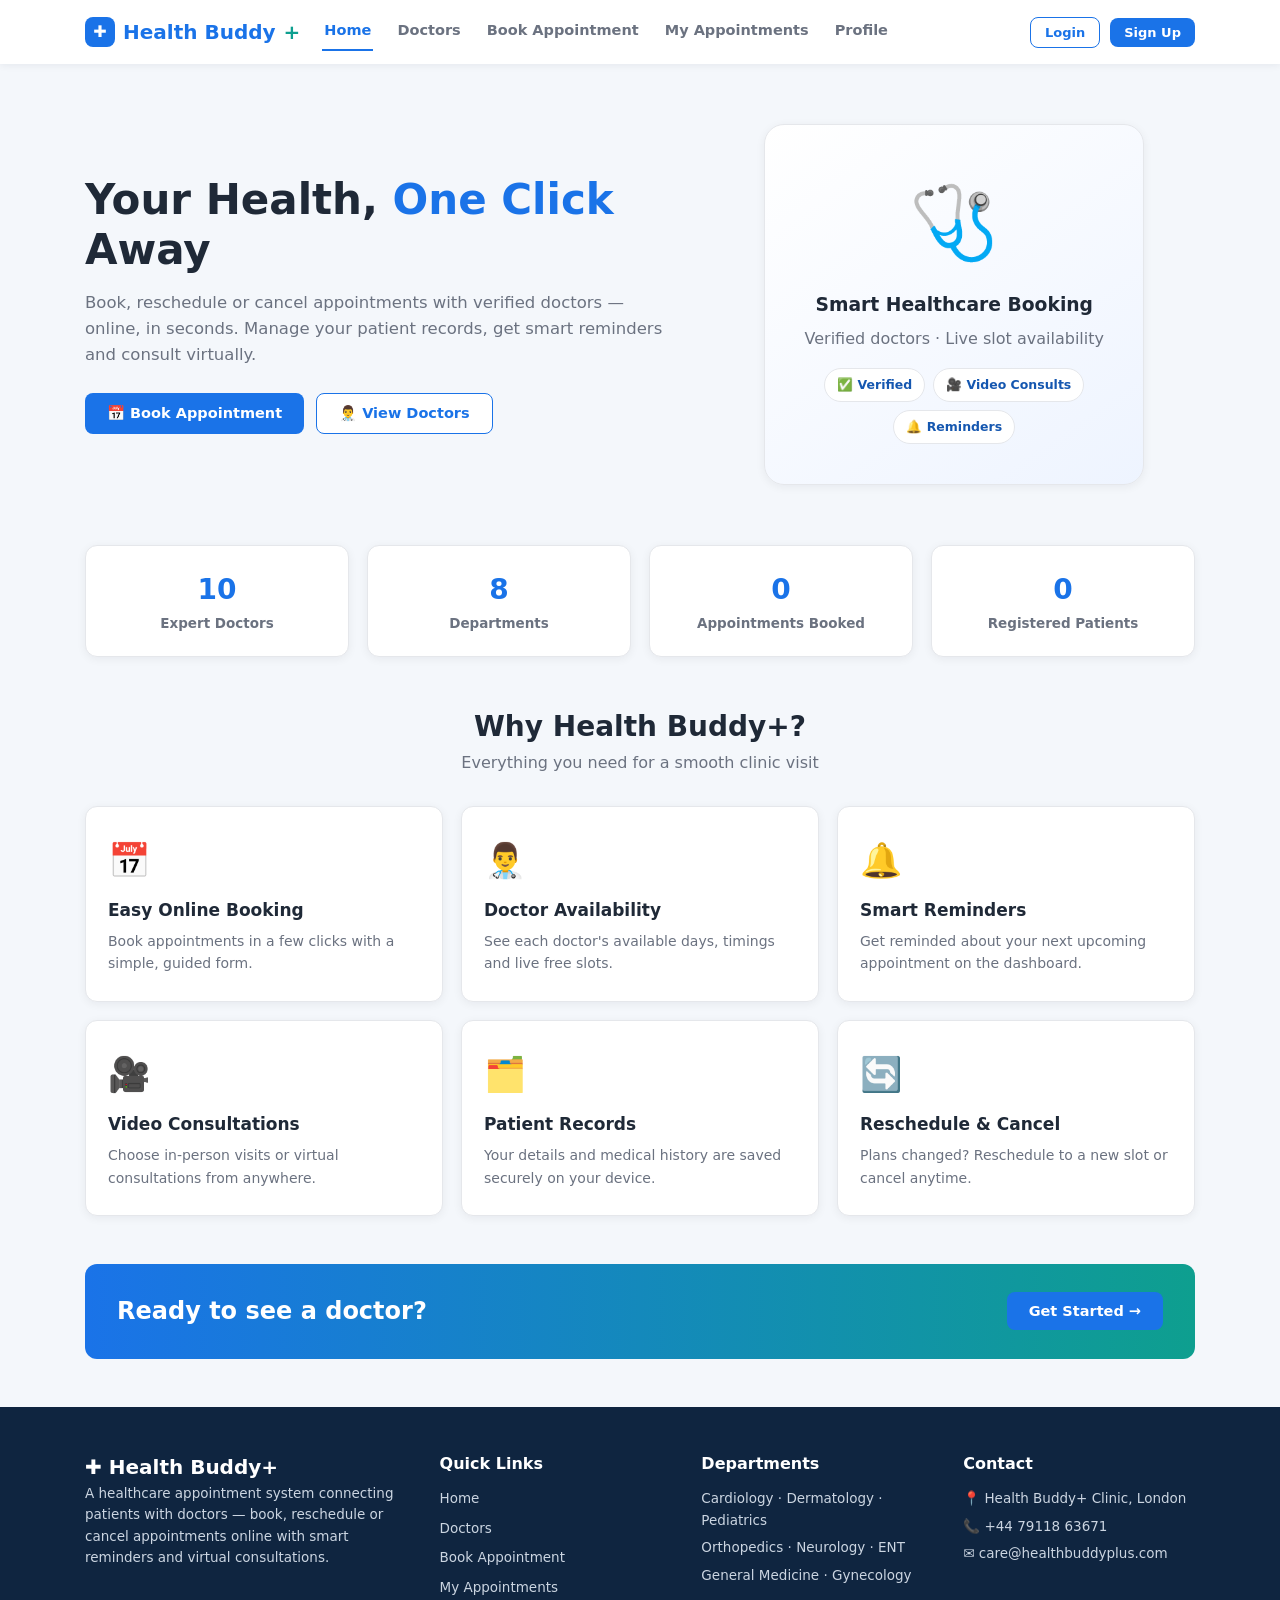
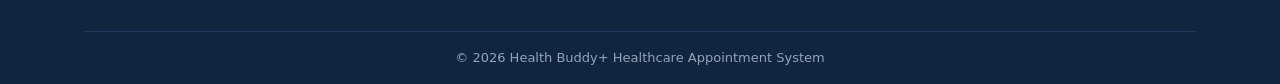
<file: index.html>
<!doctype html>
<html lang="en">
  <head>
    <meta charset="UTF-8" />
    <meta name="viewport" content="width=device-width, initial-scale=1.0" />
    <title>Health Buddy+ | Healthcare Appointment System</title>

    <link rel="stylesheet" href="style.css" />
  </head>
  <body>
    <!-- NAVBAR -->
    <header class="navbar">
      <div class="nav-container">
        <a
          href="#"
          class="brand"
          onclick="
            navigate('home');
            return false;
          "
        >
          <span class="brand-icon">✚</span> Health Buddy<span class="brand-plus"
            >+</span
          >
        </a>
        <nav class="nav-links" id="navLinks">
          <a
            href="#"
            class="nav-link active"
            data-page="home"
            onclick="
              navigate('home');
              return false;
            "
            >Home</a
          >
          <a
            href="#"
            class="nav-link"
            data-page="doctors"
            onclick="
              navigate('doctors');
              return false;
            "
            >Doctors</a
          >
          <a
            href="#"
            class="nav-link"
            data-page="book"
            onclick="
              navigate('book');
              return false;
            "
            >Book Appointment</a
          >
          <a
            href="#"
            class="nav-link"
            data-page="appointments"
            onclick="
              navigate('appointments');
              return false;
            "
            >My Appointments</a
          >
          <a
            href="#"
            class="nav-link"
            data-page="profile"
            onclick="
              navigate('profile');
              return false;
            "
            >Profile</a
          >
        </nav>
        <div class="nav-auth" id="navAuth"><!-- filled by JS --></div>
        <button class="hamburger" onclick="toggleMenu()">☰</button>
      </div>
    </header>

    <main>
      <!-- HOME -->
      <section id="home" class="page active">
        <div class="container">
          <div class="hero">
            <div class="hero-text">
              <h1>
                Your Health, <span class="highlight">One Click</span> Away
              </h1>
              <p>
                Book, reschedule or cancel appointments with verified doctors —
                online, in seconds. Manage your patient records, get smart
                reminders and consult virtually.
              </p>
              <div class="hero-btns">
                <button class="btn btn-primary" onclick="navigate('book')">
                  📅 Book Appointment
                </button>
                <button class="btn btn-outline" onclick="navigate('doctors')">
                  👨‍⚕️ View Doctors
                </button>
              </div>
            </div>
            <div class="hero-visual">
              <div class="hero-card">
                <div class="hero-emoji">🩺</div>
                <h3>Smart Healthcare Booking</h3>
                <p>Verified doctors · Live slot availability</p>
                <div class="hero-badges">
                  <span>✅ Verified</span><span>🎥 Video Consults</span
                  ><span>🔔 Reminders</span>
                </div>
              </div>
            </div>
          </div>

          <div class="reminder-banner" id="homeReminder"></div>

          <div class="stats-row">
            <div class="stat">
              <h3 id="statDoctors">10</h3>
              <p>Expert Doctors</p>
            </div>
            <div class="stat">
              <h3 id="statDepts">8</h3>
              <p>Departments</p>
            </div>
            <div class="stat">
              <h3 id="statAppointments">0</h3>
              <p>Appointments Booked</p>
            </div>
            <div class="stat">
              <h3 id="statPatients">0</h3>
              <p>Registered Patients</p>
            </div>
          </div>

          <div class="section-head">
            <h2>Why Health Buddy+?</h2>
            <p>Everything you need for a smooth clinic visit</p>
          </div>
          <div class="features-grid">
            <div class="feature-card">
              <span class="feature-icon">📅</span>
              <h3>Easy Online Booking</h3>
              <p>
                Book appointments in a few clicks with a simple, guided form.
              </p>
            </div>
            <div class="feature-card">
              <span class="feature-icon">👨‍⚕️</span>
              <h3>Doctor Availability</h3>
              <p>
                See each doctor's available days, timings and live free slots.
              </p>
            </div>
            <div class="feature-card">
              <span class="feature-icon">🔔</span>
              <h3>Smart Reminders</h3>
              <p>
                Get reminded about your next upcoming appointment on the
                dashboard.
              </p>
            </div>
            <div class="feature-card">
              <span class="feature-icon">🎥</span>
              <h3>Video Consultations</h3>
              <p>
                Choose in-person visits or virtual consultations from anywhere.
              </p>
            </div>
            <div class="feature-card">
              <span class="feature-icon">🗂️</span>
              <h3>Patient Records</h3>
              <p>
                Your details and medical history are saved securely on your
                device.
              </p>
            </div>
            <div class="feature-card">
              <span class="feature-icon">🔄</span>
              <h3>Reschedule & Cancel</h3>
              <p>Plans changed? Reschedule to a new slot or cancel anytime.</p>
            </div>
          </div>

          <div class="cta-band">
            <h2>Ready to see a doctor?</h2>
            <button class="btn btn-primary" onclick="navigate('book')">
              Get Started →
            </button>
          </div>
        </div>
      </section>

      <!-- LOGIN -->
      <section id="login" class="page">
        <div class="container auth-wrap">
          <div class="auth-card">
            <h2>Welcome Back 👋</h2>
            <p class="text-muted">Login to book and manage your appointments</p>
            <form id="loginForm">
              <div class="form-group">
                <label>Email Address *</label
                ><input
                  type="email"
                  id="loEmail"
                  placeholder="you@example.com"
                  required
                />
              </div>
              <div class="form-group">
                <label>Password *</label
                ><input
                  type="password"
                  id="loPassword"
                  placeholder="Enter your password"
                  required
                />
              </div>
              <button type="submit" class="btn btn-primary btn-block">
                Login
              </button>
            </form>
            <p class="auth-switch">
              New here?
              <a
                href="#"
                onclick="
                  navigate('signup');
                  return false;
                "
                >Create an account</a
              >
            </p>
          </div>
        </div>
      </section>

      <!-- SIGNUP -->
      <section id="signup" class="page">
        <div class="container auth-wrap">
          <div class="auth-card wide">
            <h2>Create Your Account 📝</h2>
            <p class="text-muted">Register as a patient to get started</p>
            <form id="signupForm">
              <div class="form-grid">
                <div class="form-group">
                  <label>Full Name *</label
                  ><input id="suName" placeholder="e.g. John Doe" required />
                </div>
                <div class="form-group">
                  <label>Email Address *</label
                  ><input
                    type="email"
                    id="suEmail"
                    placeholder="you@example.com"
                    required
                  />
                </div>
                <div class="form-group">
                  <label>Phone (10 digits) *</label
                  ><input
                    id="suPhone"
                    placeholder="9876543210"
                    maxlength="10"
                    required
                  />
                </div>
                <div class="form-group">
                  <label>Age</label
                  ><input
                    type="number"
                    id="suAge"
                    min="1"
                    max="120"
                    placeholder="e.g. 25"
                  />
                </div>
                <div class="form-group">
                  <label>Gender</label>
                  <select id="suGender">
                    <option value="">Select</option>
                    <option>Male</option>
                    <option>Female</option>
                    <option>Other</option>
                  </select>
                </div>
                <div class="form-group">
                  <label>Blood Group</label>
                  <select id="suBlood">
                    <option value="">Select</option>
                    <option>A+</option>
                    <option>A-</option>
                    <option>B+</option>
                    <option>B-</option>
                    <option>AB+</option>
                    <option>AB-</option>
                    <option>O+</option>
                    <option>O-</option>
                  </select>
                </div>
                <div class="form-group full">
                  <label>Address</label
                  ><input id="suAddress" placeholder="House no, street, city" />
                </div>
                <div class="form-group">
                  <label
                    >Password *
                    <small class="text-muted">(min 6 chars)</small></label
                  ><input
                    type="password"
                    id="suPassword"
                    placeholder="Create password"
                    required
                  />
                </div>
                <div class="form-group">
                  <label>Confirm Password *</label
                  ><input
                    type="password"
                    id="suConfirm"
                    placeholder="Re-enter password"
                    required
                  />
                </div>
              </div>
              <label class="consent"
                ><input type="checkbox" id="suTerms" required /> I agree to the
                Terms & Conditions and Privacy Policy.</label
              >
              <button type="submit" class="btn btn-primary btn-block">
                Sign Up
              </button>
            </form>
            <p class="auth-switch">
              Already have an account?
              <a
                href="#"
                onclick="
                  navigate('login');
                  return false;
                "
                >Login</a
              >
            </p>
          </div>
        </div>
      </section>

      <!-- DOCTORS -->
      <section id="doctors" class="page">
        <div class="container section">
          <div class="section-head">
            <h2>Our Doctors & Availability</h2>
            <p>Filter by department or search by name</p>
          </div>
          <div class="filter-bar">
            <input id="docSearch" placeholder="🔍 Search doctor by name..." />
            <select id="deptFilter"></select>
          </div>
          <div class="doctors-grid" id="doctorsGrid"></div>
        </div>
      </section>

      <!-- BOOK APPOINTMENT -->
      <section id="book" class="page">
        <div class="container section">
          <div class="section-head">
            <h2>Book an Appointment</h2>
            <p>Fill in your details — it takes less than a minute</p>
          </div>

          <form id="bookingForm" class="form-card">
            <div class="reschedule-banner" id="rescheduleBanner">
              <span id="rescheduleText"></span>
              <button
                type="button"
                class="link-btn"
                onclick="resetReschedule()"
              >
                ✕ Exit reschedule
              </button>
            </div>

            <fieldset>
              <legend>👤 Patient Details</legend>
              <div class="form-grid">
                <div class="form-group">
                  <label>Full Name *</label><input id="bkName" required />
                </div>
                <div class="form-group">
                  <label>Age *</label
                  ><input type="number" id="bkAge" min="0" max="120" required />
                </div>
                <div class="form-group">
                  <label>Gender *</label>
                  <select id="bkGender" required>
                    <option value="">Select</option>
                    <option>Male</option>
                    <option>Female</option>
                    <option>Other</option>
                  </select>
                </div>
                <div class="form-group">
                  <label>Blood Group</label>
                  <select id="bkBlood">
                    <option value="">Select</option>
                    <option>A+</option>
                    <option>A-</option>
                    <option>B+</option>
                    <option>B-</option>
                    <option>AB+</option>
                    <option>AB-</option>
                    <option>O+</option>
                    <option>O-</option>
                  </select>
                </div>
                <div class="form-group">
                  <label>Phone *</label
                  ><input id="bkPhone" maxlength="10" required />
                </div>
                <div class="form-group">
                  <label>Email *</label
                  ><input type="email" id="bkEmail" required />
                </div>
                <div class="form-group full">
                  <label>Address</label
                  ><input id="bkAddress" placeholder="House no, street, city" />
                </div>
              </div>
            </fieldset>

            <fieldset>
              <legend>🩺 Appointment Details</legend>
              <div class="form-grid">
                <div class="form-group">
                  <label>Department *</label
                  ><select id="bkDept" required></select>
                </div>
                <div class="form-group">
                  <label>Doctor *</label
                  ><select id="bkDoctor" required></select>
                </div>
              </div>
              <div
                class="doctor-info"
                id="doctorInfo"
                style="display: none"
              ></div>
              <div class="form-grid">
                <div class="form-group">
                  <label>Consultation Type *</label>
                  <select id="bkConsult">
                    <option>In-person</option>
                    <option>Video Consultation</option>
                  </select>
                </div>
                <div class="form-group">
                  <label>Visit Type *</label>
                  <select id="bkVisit">
                    <option>New Consultation</option>
                    <option>Follow-up</option>
                    <option>Second Opinion</option>
                    <option>Routine Checkup</option>
                    <option>Emergency</option>
                  </select>
                </div>
                <div class="form-group">
                  <label>Preferred Date *</label
                  ><input type="date" id="bkDate" required />
                </div>
              </div>
              <div class="form-group">
                <label>Available Time Slots *</label>
                <p class="hint" id="slotHint">
                  Select a doctor and date to view available slots.
                </p>
                <div class="slot-picker" id="slotPicker"></div>
              </div>
            </fieldset>

            <fieldset>
              <legend>📋 Medical Information</legend>
              <div class="form-grid">
                <div class="form-group full">
                  <label>Symptoms / Reason for Visit *</label
                  ><textarea
                    id="bkSymptoms"
                    rows="3"
                    placeholder="e.g. Fever and headache since 2 days"
                    required
                  ></textarea>
                </div>
                <div class="form-group full">
                  <label
                    >Current Medications
                    <small class="text-muted">(optional)</small></label
                  ><textarea
                    id="bkMeds"
                    rows="2"
                    placeholder="List any medicines you are currently taking"
                  ></textarea>
                </div>
                <div class="form-group full">
                  <label
                    >Known Allergies
                    <small class="text-muted">(optional)</small></label
                  ><textarea
                    id="bkAllergies"
                    rows="2"
                    placeholder="e.g. Penicillin, dust"
                  ></textarea>
                </div>
                <div class="form-group">
                  <label
                    >Insurance Provider
                    <small class="text-muted">(optional)</small></label
                  >
                  <select id="bkInsurance">
                    <option>None</option>
                    <option>Star Health</option>
                    <option>HDFC Ergo</option>
                    <option>ICICI Lombard</option>
                    <option>Niva Bupa</option>
                    <option>Bajaj Allianz</option>
                    <option>Other</option>
                  </select>
                </div>
              </div>
            </fieldset>

            <label class="consent"
              ><input type="checkbox" id="bkConsent" required /> I confirm the
              information provided is accurate and I agree to the clinic's
              appointment terms.</label
            >
            <button
              type="submit"
              class="btn btn-primary btn-block"
              id="bookSubmitBtn"
            >
              Confirm Booking
            </button>
          </form>
        </div>
      </section>

      <!-- MY APPOINTMENTS -->
      <section id="appointments" class="page">
        <div class="container section">
          <div class="section-head">
            <h2>My Appointments</h2>
            <p>View, reschedule or cancel your appointments</p>
          </div>
          <div class="filter-tabs">
            <button class="tab active" onclick="setApptFilter('all', this)">
              All
            </button>
            <button class="tab" onclick="setApptFilter('upcoming', this)">
              Upcoming
            </button>
            <button class="tab" onclick="setApptFilter('completed', this)">
              Completed
            </button>
            <button class="tab" onclick="setApptFilter('cancelled', this)">
              Cancelled
            </button>
          </div>
          <div id="appointmentsList"></div>
        </div>
      </section>

      <!-- PROFILE -->
      <section id="profile" class="page">
        <div class="container section">
          <div class="section-head">
            <h2>My Profile</h2>
            <p>Manage your personal and medical details</p>
          </div>
          <div class="profile-grid">
            <div class="profile-summary card" id="profileSummary"></div>
            <div class="profile-forms">
              <form id="profileForm" class="form-card">
                <h3>✏️ Edit Details</h3>
                <div class="form-grid">
                  <div class="form-group">
                    <label>Full Name *</label><input id="pfName" required />
                  </div>
                  <div class="form-group">
                    <label>Phone *</label
                    ><input id="pfPhone" maxlength="10" required />
                  </div>
                  <div class="form-group">
                    <label>Age</label
                    ><input type="number" id="pfAge" min="1" max="120" />
                  </div>
                  <div class="form-group">
                    <label>Gender</label>
                    <select id="pfGender">
                      <option value="">Select</option>
                      <option>Male</option>
                      <option>Female</option>
                      <option>Other</option>
                    </select>
                  </div>
                  <div class="form-group">
                    <label>Blood Group</label>
                    <select id="pfBlood">
                      <option value="">Select</option>
                      <option>A+</option>
                      <option>A-</option>
                      <option>B+</option>
                      <option>B-</option>
                      <option>AB+</option>
                      <option>AB-</option>
                      <option>O+</option>
                      <option>O-</option>
                    </select>
                  </div>
                  <div class="form-group full">
                    <label>Address</label><input id="pfAddress" />
                  </div>
                </div>
                <button type="submit" class="btn btn-primary">
                  Save Changes
                </button>
              </form>
              <form id="passwordForm" class="form-card">
                <h3>🔒 Change Password</h3>
                <div class="form-grid">
                  <div class="form-group full">
                    <label>Current Password *</label
                    ><input type="password" id="cpCurrent" required />
                  </div>
                  <div class="form-group">
                    <label>New Password *</label
                    ><input type="password" id="cpNew" required />
                  </div>
                  <div class="form-group">
                    <label>Confirm New Password *</label
                    ><input type="password" id="cpConfirm" required />
                  </div>
                </div>
                <button type="submit" class="btn btn-outline">
                  Update Password
                </button>
              </form>
            </div>
          </div>
        </div>
      </section>
    </main>

    <!-- FOOTER -->
    <footer class="footer">
      <div class="container">
        <div class="footer-grid">
          <div>
            <h3 class="brand" style="color: #fff">✚ Health Buddy+</h3>
            <p>
              A healthcare appointment system connecting patients with doctors —
              book, reschedule or cancel appointments online with smart
              reminders and virtual consultations.
            </p>
          </div>
          <div>
            <h4>Quick Links</h4>
            <a
              href="#"
              onclick="
                navigate('home');
                return false;
              "
              >Home</a
            >
            <a
              href="#"
              onclick="
                navigate('doctors');
                return false;
              "
              >Doctors</a
            >
            <a
              href="#"
              onclick="
                navigate('book');
                return false;
              "
              >Book Appointment</a
            >
            <a
              href="#"
              onclick="
                navigate('appointments');
                return false;
              "
              >My Appointments</a
            >
          </div>
          <div>
            <h4>Departments</h4>
            <p>Cardiology · Dermatology · Pediatrics</p>
            <p>Orthopedics · Neurology · ENT</p>
            <p>General Medicine · Gynecology</p>
          </div>
          <div>
            <h4>Contact</h4>
            <p>📍 Health Buddy+ Clinic, London</p>
            <p>📞 +44 79118 63671</p>
            <p>✉️ care@healthbuddyplus.com</p>
          </div>
        </div>
        <div class="footer-bottom">
          © 2026 Health Buddy+ Healthcare Appointment System
        </div>
      </div>
    </footer>

    <div id="toast" class="toast"></div>
    <script src="script.js"></script>
  </body>
</html>
</file>
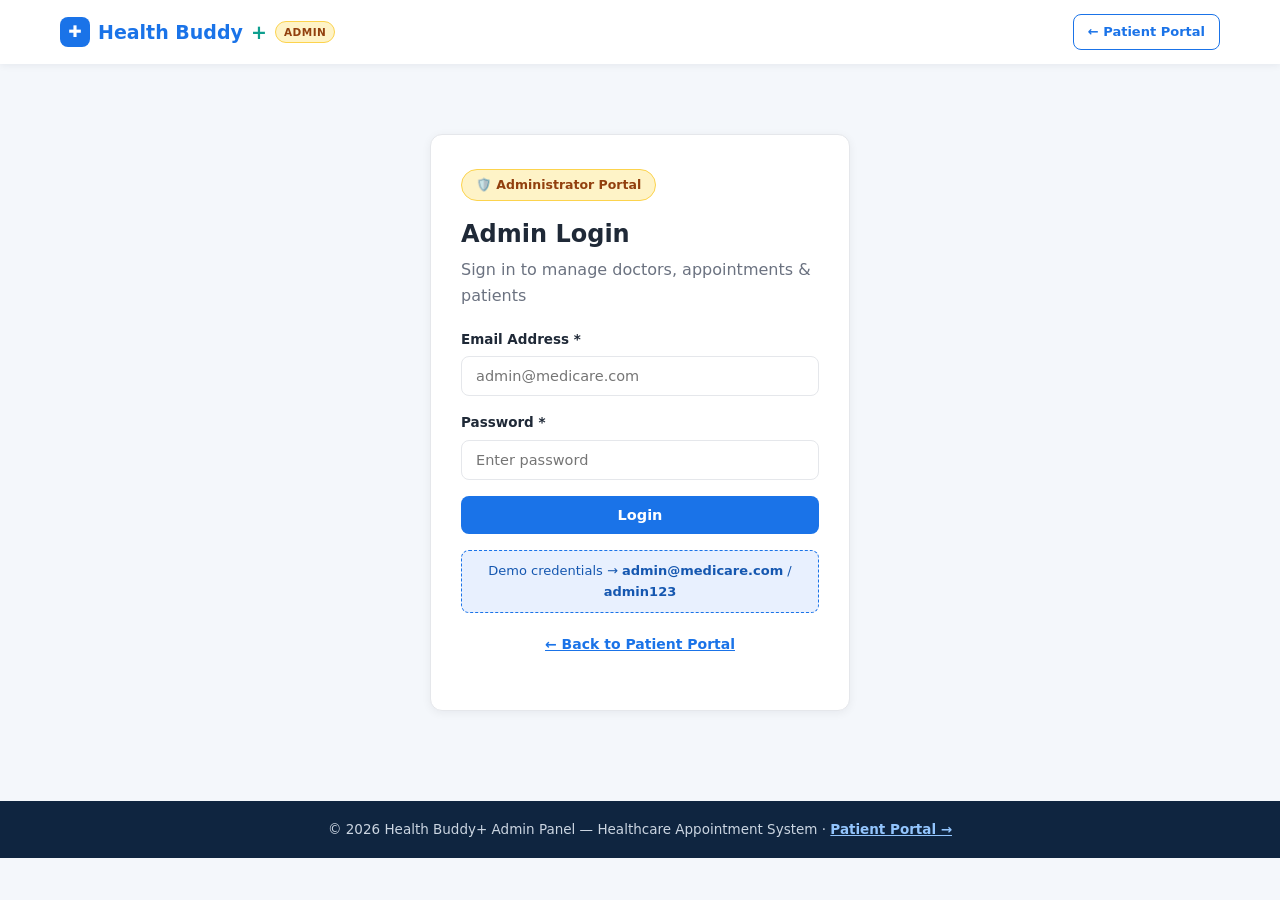
<file: admin.html>
<!doctype html>
<html lang="en">
  <head>
    <meta charset="UTF-8" />
    <meta name="viewport" content="width=device-width, initial-scale=1.0" />
    <title>Health Buddy+ Admin | Healthcare Appointment System</title>
    <link
      rel="icon"
      href="data:image/svg+xml,<svg xmlns='http://www.w3.org/2000/svg' viewBox='0 0 100 100'><text y='.9em' font-size='90'>🛡️</text></svg>"
    />
    <link rel="stylesheet" href="admin.css" />
  </head>
  <body>
    <!-- NAVBAR -->
    <header class="navbar">
      <div class="nav-container">
        <a
          href="#"
          class="brand"
          onclick="
            navigate('dashboard');
            return false;
          "
        >
          <span class="brand-icon">✚</span> Health Buddy<span class="brand-plus"
            >+</span
          >
          <span class="brand-admin">ADMIN</span>
        </a>
        <nav class="nav-links" id="navLinks">
          <a
            href="#"
            class="nav-link active"
            data-page="dashboard"
            onclick="
              navigate('dashboard');
              return false;
            "
            >Dashboard</a
          >
          <a
            href="#"
            class="nav-link"
            data-page="doctors"
            onclick="
              navigate('doctors');
              return false;
            "
            >Doctors</a
          >
          <a
            href="#"
            class="nav-link"
            data-page="appointments"
            onclick="
              navigate('appointments');
              return false;
            "
            >Appointments</a
          >
          <a
            href="#"
            class="nav-link"
            data-page="patients"
            onclick="
              navigate('patients');
              return false;
            "
            >Patients</a
          >
          <a
            href="#"
            class="nav-link"
            data-page="settings"
            onclick="
              navigate('settings');
              return false;
            "
            >Settings</a
          >
        </nav>
        <div class="nav-auth" id="navAuth"></div>
        <button class="hamburger" onclick="toggleMenu()">☰</button>
      </div>
    </header>

    <main>
      <!-- ADMIN LOGIN -->
      <section id="login" class="page">
        <div class="auth-wrap">
          <div class="auth-card">
            <div class="admin-badge">🛡️ Administrator Portal</div>
            <h2>Admin Login</h2>
            <p class="text-muted">
              Sign in to manage doctors, appointments & patients
            </p>
            <form id="adminLoginForm">
              <div class="form-group">
                <label>Email Address *</label
                ><input
                  type="email"
                  id="alEmail"
                  placeholder="admin@medicare.com"
                  required
                />
              </div>
              <div class="form-group">
                <label>Password *</label
                ><input
                  type="password"
                  id="alPassword"
                  placeholder="Enter password"
                  required
                />
              </div>
              <button type="submit" class="btn btn-primary btn-block">
                Login
              </button>
            </form>
            <p class="demo-hint">
              Demo credentials → <strong>admin@medicare.com</strong> /
              <strong>admin123</strong>
            </p>
            <p class="auth-switch">
              <a href="index.html">← Back to Patient Portal</a>
            </p>
          </div>
        </div>
      </section>

      <!-- DASHBOARD -->
      <section id="dashboard" class="page">
        <div class="container section">
          <div class="page-head">
            <div>
              <h2>Dashboard</h2>
              <p id="dashGreeting">Live overview of your clinic</p>
            </div>
            <button class="btn btn-primary" onclick="openDoctorModal()">
              ➕ Add Doctor
            </button>
          </div>

          <div class="stats-grid">
            <div class="stat-card">
              <span class="stat-icon">👥</span>
              <div>
                <h3 id="stPatients">0</h3>
                <p>Patients</p>
              </div>
            </div>
            <div class="stat-card">
              <span class="stat-icon">📅</span>
              <div>
                <h3 id="stAppointments">0</h3>
                <p>Total Appointments</p>
              </div>
            </div>
            <div class="stat-card">
              <span class="stat-icon">🗓️</span>
              <div>
                <h3 id="stToday">0</h3>
                <p>Today's Appointments</p>
              </div>
            </div>
            <div class="stat-card">
              <span class="stat-icon">👨‍⚕️</span>
              <div>
                <h3 id="stDoctors">0</h3>
                <p>Doctors</p>
              </div>
            </div>
            <div class="stat-card">
              <span class="stat-icon">💰</span>
              <div>
                <h3 id="stRevenue">₹0</h3>
                <p>Expected Revenue</p>
              </div>
            </div>
          </div>

          <div class="dash-grid">
            <div class="card panel">
              <h3>📊 Appointments by Department</h3>
              <div id="deptChart"></div>
            </div>
            <div class="card panel">
              <h3>🗓️ Today's Schedule</h3>
              <div id="todayList"></div>
            </div>
          </div>

          <div class="card panel">
            <div class="panel-head">
              <h3>🕐 Recent Appointments</h3>
              <button
                class="btn btn-outline btn-sm"
                onclick="navigate('appointments')"
              >
                View All →
              </button>
            </div>
            <div class="table-wrap">
              <table>
                <thead>
                  <tr>
                    <th>ID</th>
                    <th>Patient</th>
                    <th>Doctor</th>
                    <th>Date</th>
                    <th>Slot</th>
                    <th>Type</th>
                    <th>Status</th>
                    <th>Actions</th>
                  </tr>
                </thead>
                <tbody id="recentBody"></tbody>
              </table>
            </div>
          </div>
        </div>
      </section>

      <!-- DOCTORS -->
      <section id="doctors" class="page">
        <div class="container section">
          <div class="page-head">
            <div>
              <h2>Doctor Management</h2>
              <p>Add, edit or remove doctors and their availability</p>
            </div>
            <button class="btn btn-primary" onclick="openDoctorModal()">
              ➕ Add Doctor
            </button>
          </div>
          <div class="card panel">
            <div class="table-wrap">
              <table>
                <thead>
                  <tr>
                    <th>Doctor</th>
                    <th>Department</th>
                    <th>Exp.</th>
                    <th>Fee</th>
                    <th>Rating</th>
                    <th>Available Days</th>
                    <th>Timings</th>
                    <th>Actions</th>
                  </tr>
                </thead>
                <tbody id="doctorsBody"></tbody>
              </table>
            </div>
          </div>
        </div>
      </section>

      <!-- APPOINTMENTS -->
      <section id="appointments" class="page">
        <div class="container section">
          <div class="page-head">
            <div>
              <h2>Appointments</h2>
              <p>Monitor and manage every booking</p>
            </div>
          </div>
          <div class="filter-bar">
            <input
              id="apSearch"
              placeholder="🔍 Search patient name / phone..."
            />
            <select id="apStatus">
              <option value="">All Statuses</option>
              <option value="upcoming">Upcoming</option>
              <option value="completed">Completed</option>
              <option value="cancelled">Cancelled</option>
            </select>
            <select id="apDoctor"></select>
            <input type="date" id="apDate" />
            <button class="btn btn-outline btn-sm" onclick="clearApptFilters()">
              Clear
            </button>
          </div>
          <div class="card panel">
            <div class="table-wrap">
              <table>
                <thead>
                  <tr>
                    <th>ID</th>
                    <th>Patient</th>
                    <th>Doctor</th>
                    <th>Date</th>
                    <th>Slot</th>
                    <th>Type</th>
                    <th>Status</th>
                    <th>Actions</th>
                  </tr>
                </thead>
                <tbody id="apptsBody"></tbody>
              </table>
            </div>
          </div>
        </div>
      </section>

      <!-- PATIENTS -->
      <section id="patients" class="page">
        <div class="container section">
          <div class="page-head">
            <div>
              <h2>Patients</h2>
              <p>All registered patients and their history</p>
            </div>
          </div>
          <div class="card panel">
            <div class="table-wrap">
              <table>
                <thead>
                  <tr>
                    <th>Patient</th>
                    <th>Contact</th>
                    <th>Age / Gender</th>
                    <th>Blood</th>
                    <th>Appointments</th>
                    <th>Joined</th>
                    <th>Actions</th>
                  </tr>
                </thead>
                <tbody id="patientsBody"></tbody>
              </table>
            </div>
          </div>
        </div>
      </section>

      <!-- SETTINGS -->
      <section id="settings" class="page">
        <div class="container section">
          <div class="page-head">
            <div>
              <h2>Settings</h2>
              <p>Admin account & system data</p>
            </div>
          </div>
          <div class="settings-grid">
            <form id="adminPassForm" class="card panel">
              <h3>🔒 Change Admin Password</h3>
              <div class="form-group">
                <label>Current Password *</label
                ><input type="password" id="apCurrent" required />
              </div>
              <div class="form-group">
                <label
                  >New Password *
                  <small class="text-muted">(min 6 chars)</small></label
                ><input type="password" id="apNew" required />
              </div>
              <div class="form-group">
                <label>Confirm New Password *</label
                ><input type="password" id="apConfirm" required />
              </div>
              <button type="submit" class="btn btn-primary btn-block">
                Update Password
              </button>
            </form>
            <div class="card panel">
              <h3>🗂️ System Data</h3>
              <div id="sysStats" class="sys-stats"></div>
              <h3 style="margin-top: 18px">⚠️ Danger Zone</h3>
              <button
                class="btn btn-danger btn-block"
                onclick="clearAllAppointments()"
              >
                🗑 Clear All Appointments
              </button>
              <button
                class="btn btn-outline btn-block"
                style="margin-top: 10px"
                onclick="resetDoctors()"
              >
                ↩ Reset Doctors to Default
              </button>
            </div>
          </div>
        </div>
      </section>
    </main>

    <footer class="footer">
      <div class="container footer-inner">
        © 2026 Health Buddy+ Admin Panel — Healthcare Appointment System ·
        <a href="index.html">Patient Portal →</a>
      </div>
    </footer>

    <!-- DOCTOR MODAL -->
    <div class="modal-overlay" id="doctorModal">
      <div class="modal">
        <div class="modal-head">
          <h3 id="docModalTitle">Add Doctor</h3>
          <button class="modal-close" onclick="closeDoctorModal()">✕</button>
        </div>
        <form id="doctorForm">
          <div class="form-grid">
            <div class="form-group">
              <label>Doctor Name *</label
              ><input id="dcName" placeholder="e.g. Dr. Ravi Menon" required />
            </div>
            <div class="form-group">
              <label>Department *</label>
              <input
                id="dcDept"
                list="deptList"
                placeholder="e.g. Cardiology"
                required
              />
              <datalist id="deptList">
                <option>Cardiology</option>
                <option>Dermatology</option>
                <option>Pediatrics</option>
                <option>Orthopedics</option>
                <option>Neurology</option>
                <option>General Medicine</option>
                <option>Gynecology</option>
                <option>ENT</option>
              </datalist>
            </div>
            <div class="form-group">
              <label>Experience (years) *</label
              ><input type="number" id="dcExp" min="1" max="60" required />
            </div>
            <div class="form-group">
              <label>Consultation Fee (₹) *</label
              ><input type="number" id="dcFee" min="0" required />
            </div>
            <div class="form-group">
              <label>Rating (1–5)</label
              ><input
                type="number"
                id="dcRating"
                min="1"
                max="5"
                step="0.1"
                value="4.5"
              />
            </div>
            <div class="form-group full">
              <label>About the Doctor</label
              ><textarea
                id="dcAbout"
                rows="2"
                placeholder="Short specialization summary"
              ></textarea>
            </div>
            <div class="form-group full">
              <label>Available Days *</label>
              <div class="day-checks">
                <label class="day-check"
                  ><input type="checkbox" class="docDay" value="1" /> Mon</label
                >
                <label class="day-check"
                  ><input type="checkbox" class="docDay" value="2" /> Tue</label
                >
                <label class="day-check"
                  ><input type="checkbox" class="docDay" value="3" /> Wed</label
                >
                <label class="day-check"
                  ><input type="checkbox" class="docDay" value="4" /> Thu</label
                >
                <label class="day-check"
                  ><input type="checkbox" class="docDay" value="5" /> Fri</label
                >
                <label class="day-check"
                  ><input type="checkbox" class="docDay" value="6" /> Sat</label
                >
                <label class="day-check"
                  ><input type="checkbox" class="docDay" value="0" /> Sun</label
                >
              </div>
            </div>
            <div class="form-group">
              <label>Start Hour *</label>
              <select id="dcStart">
                <option value="6">6 AM</option>
                <option value="7">7 AM</option>
                <option value="8">8 AM</option>
                <option value="9" selected>9 AM</option>
                <option value="10">10 AM</option>
                <option value="11">11 AM</option>
                <option value="12">12 PM</option>
                <option value="14">2 PM</option>
                <option value="15">3 PM</option>
                <option value="16">4 PM</option>
              </select>
            </div>
            <div class="form-group">
              <label>End Hour *</label>
              <select id="dcEnd">
                <option value="12">12 PM</option>
                <option value="13">1 PM</option>
                <option value="14">2 PM</option>
                <option value="15">3 PM</option>
                <option value="16">4 PM</option>
                <option value="17" selected>5 PM</option>
                <option value="18">6 PM</option>
                <option value="19">7 PM</option>
                <option value="20">8 PM</option>
              </select>
            </div>
          </div>
          <button
            type="submit"
            class="btn btn-primary btn-block"
            id="docSubmitBtn"
          >
            Add Doctor
          </button>
        </form>
      </div>
    </div>

    <!-- APPOINTMENT DETAILS MODAL -->
    <div class="modal-overlay" id="apptModal">
      <div class="modal">
        <div class="modal-head">
          <h3>📋 Appointment Details</h3>
          <button
            class="modal-close"
            onclick="
              document.getElementById('apptModal').classList.remove('open')
            "
          >
            ✕
          </button>
        </div>
        <div id="apptModalBody" class="modal-body"></div>
      </div>
    </div>

    <!-- PATIENT HISTORY MODAL -->
    <div class="modal-overlay" id="patientModal">
      <div class="modal">
        <div class="modal-head">
          <h3 id="patientModalTitle">Patient Appointments</h3>
          <button
            class="modal-close"
            onclick="
              document.getElementById('patientModal').classList.remove('open')
            "
          >
            ✕
          </button>
        </div>
        <div id="patientModalBody" class="modal-body"></div>
      </div>
    </div>

    <div id="toast" class="toast"></div>
    <script src="admin.js"></script>
  </body>
</html>
</file>
<file: style.css>
:root {
  --primary: #1a73e8;
  --primary-dark: #1557b0;
  --primary-light: #e8f0fe;
  --teal: #0e9f8f;
  --bg: #f4f7fb;
  --card: #ffffff;
  --text: #1f2937;
  --muted: #6b7280;
  --border: #e5e7eb;
  --success: #16a34a;
  --danger: #dc2626;
  --radius: 12px;
  --shadow: 0 2px 10px rgba(15, 23, 42, 0.06);
}

* {
  margin: 0;
  padding: 0;
  box-sizing: border-box;
}

body {
  font-family:
    "Segoe UI",
    system-ui,
    -apple-system,
    sans-serif;
  background: var(--bg);
  color: var(--text);
  line-height: 1.6;
}

.container {
  max-width: 1150px;
  margin: auto;
  padding: 0 20px;
}
.section {
  padding: 48px 20px;
}
.text-muted {
  color: var(--muted);
}
.small {
  font-size: 12.5px;
}

.page {
  display: none;
}
.page.active {
  display: block;
}

.navbar {
  position: sticky;
  top: 0;
  background: #fff;
  box-shadow: 0 1px 8px rgba(15, 23, 42, 0.07);
  z-index: 100;
}
.nav-container {
  max-width: 1150px;
  margin: auto;
  padding: 0 20px;
  height: 64px;
  display: flex;
  align-items: center;
  gap: 22px;
  position: relative;
}

.brand {
  font-size: 20px;
  font-weight: 800;
  color: var(--primary);
  text-decoration: none;
  display: flex;
  align-items: center;
  gap: 8px;
  white-space: nowrap;
}
.brand-icon {
  background: var(--primary);
  color: #fff;
  width: 30px;
  height: 30px;
  border-radius: 8px;
  display: flex;
  align-items: center;
  justify-content: center;
  font-size: 16px;
}
.brand-plus {
  color: var(--teal);
}

.nav-links {
  display: flex;
  gap: 22px;
}
.nav-link {
  color: var(--muted);
  text-decoration: none;
  font-weight: 600;
  font-size: 14.5px;
  padding: 6px 2px;
  border-bottom: 2.5px solid transparent;
  transition: 0.2s;
}
.nav-link:hover {
  color: var(--primary);
}
.nav-link.active {
  color: var(--primary);
  border-bottom-color: var(--primary);
}

.nav-auth {
  margin-left: auto;
  display: flex;
  gap: 10px;
  align-items: center;
}
.user-chip {
  font-weight: 600;
  background: var(--bg);
  padding: 8px 14px;
  border-radius: 999px;
  font-size: 14px;
  white-space: nowrap;
}

.hamburger {
  display: none;
  background: none;
  border: none;
  font-size: 24px;
  cursor: pointer;
  color: var(--text);
}

.btn {
  display: inline-flex;
  align-items: center;
  justify-content: center;
  gap: 6px;
  padding: 11px 22px;
  border-radius: 8px;
  border: none;
  cursor: pointer;
  font-weight: 600;
  font-size: 14.5px;
  transition: 0.2s;
  text-decoration: none;
  font-family: inherit;
}
.btn-primary {
  background: var(--primary);
  color: #fff;
}
.btn-primary:hover {
  background: var(--primary-dark);
}
.btn-outline {
  background: #fff;
  border: 1.5px solid var(--primary);
  color: var(--primary);
}
.btn-outline:hover {
  background: var(--primary-light);
}
.btn-danger {
  background: var(--danger);
  color: #fff;
}
.btn-danger:hover {
  background: #b91c1c;
}
.btn-block {
  width: 100%;
}
.btn-sm {
  padding: 7px 14px;
  font-size: 13px;
}
.link-btn {
  background: none;
  border: none;
  color: var(--danger);
  font-weight: 700;
  cursor: pointer;
  font-size: 13px;
  text-decoration: underline;
  font-family: inherit;
}

.hero {
  display: grid;
  grid-template-columns: 1.1fr 0.9fr;
  gap: 40px;
  align-items: center;
  padding: 60px 0 40px;
}
.hero-text h1 {
  font-size: 42px;
  line-height: 1.2;
  margin-bottom: 14px;
}
.highlight {
  color: var(--primary);
}
.hero-text p {
  color: var(--muted);
  font-size: 16.5px;
  margin-bottom: 24px;
}
.hero-btns {
  display: flex;
  gap: 12px;
  flex-wrap: wrap;
}

.hero-visual {
  display: flex;
  justify-content: center;
}
.hero-card {
  background: linear-gradient(145deg, #ffffff, #eef4ff);
  border: 1px solid var(--border);
  border-radius: 20px;
  padding: 40px 32px;
  text-align: center;
  width: 100%;
  max-width: 380px;
  box-shadow: var(--shadow);
}
.hero-emoji {
  font-size: 72px;
  margin-bottom: 10px;
}
.hero-card h3 {
  margin-bottom: 6px;
}
.hero-card p {
  color: var(--muted);
  margin-bottom: 16px;
}
.hero-badges {
  display: flex;
  flex-wrap: wrap;
  gap: 8px;
  justify-content: center;
}
.hero-badges span {
  background: #fff;
  border: 1px solid var(--border);
  border-radius: 999px;
  padding: 6px 12px;
  font-size: 12.5px;
  font-weight: 600;
  color: var(--primary-dark);
}

.stats-row {
  display: grid;
  grid-template-columns: repeat(4, 1fr);
  gap: 18px;
  margin: 20px 0 48px;
}
.stat {
  background: var(--card);
  border: 1px solid var(--border);
  border-radius: var(--radius);
  padding: 22px;
  text-align: center;
  box-shadow: var(--shadow);
}
.stat h3 {
  font-size: 28px;
  color: var(--primary);
}
.stat p {
  color: var(--muted);
  font-size: 13.5px;
  font-weight: 600;
}

.section-head {
  text-align: center;
  margin-bottom: 30px;
}
.section-head h2 {
  font-size: 28px;
}
.section-head p {
  color: var(--muted);
}

.features-grid {
  display: grid;
  grid-template-columns: repeat(3, 1fr);
  gap: 18px;
}
.feature-card {
  background: var(--card);
  border: 1px solid var(--border);
  border-radius: var(--radius);
  padding: 26px 22px;
  box-shadow: var(--shadow);
}
.feature-icon {
  font-size: 34px;
}
.feature-card h3 {
  font-size: 17px;
  margin: 10px 0 6px;
}
.feature-card p {
  color: var(--muted);
  font-size: 14px;
}

.cta-band {
  display: flex;
  justify-content: space-between;
  align-items: center;
  flex-wrap: wrap;
  gap: 16px;
  background: linear-gradient(90deg, var(--primary), var(--teal));
  color: #fff;
  border-radius: var(--radius);
  padding: 28px 32px;
  margin: 48px 0;
}
.cta-band h2 {
  font-size: 24px;
}

.auth-wrap {
  display: flex;
  justify-content: center;
  padding: 60px 20px;
}
.auth-card {
  background: var(--card);
  border: 1px solid var(--border);
  border-radius: var(--radius);
  box-shadow: var(--shadow);
  padding: 34px 30px;
  width: 100%;
  max-width: 430px;
}
.auth-card.wide {
  max-width: 640px;
}
.auth-card h2 {
  margin-bottom: 4px;
}
.auth-card > p {
  margin-bottom: 20px;
}
.auth-card .form-group {
  margin-bottom: 16px;
}
.auth-switch {
  text-align: center;
  margin-top: 18px;
  color: var(--muted);
  font-size: 14px;
}
.auth-switch a {
  color: var(--primary);
  font-weight: 700;
}

.form-card {
  background: var(--card);
  border: 1px solid var(--border);
  border-radius: var(--radius);
  box-shadow: var(--shadow);
  padding: 28px;
  max-width: 860px;
  margin: auto;
}
.form-card h3 {
  margin-bottom: 16px;
}

fieldset {
  border: 1.5px solid var(--border);
  border-radius: 10px;
  padding: 20px;
  margin-bottom: 20px;
}
legend {
  font-weight: 800;
  padding: 0 10px;
  color: var(--primary-dark);
  font-size: 15px;
}

.form-grid {
  display: grid;
  grid-template-columns: 1fr 1fr;
  gap: 16px 20px;
}
.form-group.full {
  grid-column: 1 / -1;
}
.form-group label {
  display: block;
  font-weight: 600;
  font-size: 13.5px;
  margin-bottom: 6px;
}

input,
select,
textarea {
  width: 100%;
  padding: 11px 14px;
  border: 1.5px solid var(--border);
  border-radius: 8px;
  font-size: 14.5px;
  background: #fff;
  color: var(--text);
  font-family: inherit;
}
input:focus,
select:focus,
textarea:focus {
  outline: none;
  border-color: var(--primary);
  box-shadow: 0 0 0 3px rgba(26, 115, 232, 0.12);
}
textarea {
  resize: vertical;
}

.consent {
  display: flex;
  align-items: flex-start;
  gap: 10px;
  font-size: 13.5px;
  color: var(--muted);
  margin: 14px 0 18px;
}
.consent input {
  width: auto;
  margin-top: 3px;
}

.filter-bar {
  display: flex;
  gap: 12px;
  flex-wrap: wrap;
  margin-bottom: 26px;
}
.filter-bar input {
  flex: 1;
  min-width: 220px;
}
.filter-bar select {
  width: auto;
  min-width: 200px;
}

.doctors-grid {
  display: grid;
  grid-template-columns: repeat(auto-fill, minmax(280px, 1fr));
  gap: 18px;
}

.doctor-card {
  background: var(--card);
  border: 1px solid var(--border);
  border-radius: var(--radius);
  padding: 22px;
  box-shadow: var(--shadow);
  display: flex;
  flex-direction: column;
  gap: 10px;
}
.doc-top {
  display: flex;
  align-items: center;
  gap: 14px;
}
.doc-top h3 {
  font-size: 16.5px;
}
.avatar {
  width: 48px;
  height: 48px;
  border-radius: 50%;
  background: linear-gradient(135deg, var(--primary), var(--teal));
  color: #fff;
  display: flex;
  align-items: center;
  justify-content: center;
  font-weight: 800;
  font-size: 15px;
  flex-shrink: 0;
}
.avatar-lg {
  width: 64px;
  height: 64px;
  font-size: 20px;
}
.dept-badge {
  background: var(--primary-light);
  color: var(--primary-dark);
  font-size: 12px;
  font-weight: 700;
  padding: 3px 10px;
  border-radius: 999px;
}
.doc-meta {
  display: flex;
  gap: 14px;
  flex-wrap: wrap;
  font-size: 13px;
  color: var(--muted);
  font-weight: 600;
}
.doc-about {
  font-size: 13.5px;
  color: var(--muted);
}
.doc-days strong {
  font-size: 13px;
}
.doc-days {
  display: flex;
  align-items: center;
  gap: 6px;
  flex-wrap: wrap;
  font-size: 13px;
}
.chip {
  background: #ecfdf5;
  color: #065f46;
  border: 1px solid #a7f3d0;
  padding: 2px 9px;
  border-radius: 999px;
  font-size: 11.5px;
  font-weight: 700;
}
.doc-timing {
  font-size: 13px;
  color: var(--primary-dark);
  background: var(--primary-light);
  padding: 8px 10px;
  border-radius: 8px;
}
.doctor-card .btn {
  margin-top: auto;
}

.doctor-info {
  background: var(--primary-light);
  border-left: 4px solid var(--primary);
  padding: 12px 16px;
  border-radius: 8px;
  font-size: 13.5px;
  color: var(--primary-dark);
  margin: 4px 0 16px;
}
.hint {
  font-size: 13.5px;
  color: var(--muted);
  margin-bottom: 8px;
}
.slot-picker {
  display: grid;
  grid-template-columns: repeat(auto-fill, minmax(100px, 1fr));
  gap: 8px;
}
.slot {
  padding: 10px 6px;
  border: 1.5px solid var(--border);
  border-radius: 8px;
  background: #fff;
  cursor: pointer;
  font-weight: 700;
  font-size: 13.5px;
  color: var(--text);
  transition: 0.15s;
  font-family: inherit;
}
.slot:hover:not(:disabled) {
  border-color: var(--primary);
  color: var(--primary);
}
.slot.selected {
  background: var(--primary);
  border-color: var(--primary);
  color: #fff;
}
.slot:disabled {
  background: #f1f5f9;
  color: #94a3b8;
  cursor: not-allowed;
  text-decoration: line-through;
}

.reschedule-banner {
  display: none;
  justify-content: space-between;
  align-items: center;
  gap: 12px;
  flex-wrap: wrap;
  background: var(--primary-light);
  border: 1px solid #bfd4fb;
  color: var(--primary-dark);
  padding: 12px 16px;
  border-radius: 10px;
  margin-bottom: 18px;
  font-size: 14px;
  font-weight: 600;
}

.filter-tabs {
  display: flex;
  gap: 10px;
  flex-wrap: wrap;
  margin-bottom: 24px;
  justify-content: center;
}
.tab {
  padding: 8px 20px;
  border-radius: 999px;
  border: 1.5px solid var(--border);
  background: #fff;
  cursor: pointer;
  font-weight: 600;
  font-size: 13.5px;
  color: var(--muted);
  font-family: inherit;
}
.tab.active {
  background: var(--primary);
  border-color: var(--primary);
  color: #fff;
}

#appointmentsList {
  display: grid;
  gap: 16px;
  max-width: 820px;
  margin: auto;
}
.appt-card {
  background: var(--card);
  border: 1px solid var(--border);
  border-radius: var(--radius);
  padding: 20px;
  box-shadow: var(--shadow);
  display: flex;
  flex-direction: column;
  gap: 12px;
}
.appt-main {
  display: flex;
  justify-content: space-between;
  align-items: center;
  gap: 10px;
  flex-wrap: wrap;
}
.appt-doc {
  display: flex;
  align-items: center;
  gap: 12px;
}
.appt-doc h3 {
  font-size: 16.5px;
}
.badge {
  padding: 4px 14px;
  border-radius: 999px;
  font-size: 12px;
  font-weight: 800;
}
.badge-upcoming {
  background: #dcfce7;
  color: #166534;
}
.badge-completed {
  background: #e0e7ff;
  color: #3730a3;
}
.badge-cancelled {
  background: #fee2e2;
  color: #991b1b;
}
.appt-details {
  display: grid;
  grid-template-columns: repeat(auto-fit, minmax(150px, 1fr));
  gap: 8px;
  background: var(--bg);
  border-radius: 8px;
  padding: 12px 14px;
  font-size: 13.5px;
  font-weight: 600;
}
.appt-extra {
  font-size: 13.5px;
  color: var(--muted);
  display: grid;
  gap: 4px;
}
.appt-actions {
  display: flex;
  gap: 10px;
  flex-wrap: wrap;
}
.meet-link {
  background: #ecfdf5;
  border: 1px dashed var(--teal);
  color: #065f46;
  padding: 10px 12px;
  border-radius: 8px;
  font-size: 13px;
}

.empty-state {
  text-align: center;
  padding: 48px 20px;
  background: var(--card);
  border: 1.5px dashed var(--border);
  border-radius: var(--radius);
  color: var(--muted);
}
.empty-state h3 {
  margin-bottom: 6px;
  color: var(--text);
}
.empty-state .btn {
  margin-top: 16px;
}

.reminder-banner {
  display: none;
  background: linear-gradient(90deg, #fef3c7, #ffedd5);
  border: 1px solid #fcd34d;
  color: #92400e;
  padding: 14px 18px;
  border-radius: 10px;
  margin-bottom: 28px;
  font-size: 14.5px;
}
.reminder-banner a {
  color: #92400e;
  font-weight: 800;
}

.profile-grid {
  display: grid;
  grid-template-columns: 330px 1fr;
  gap: 20px;
  align-items: start;
}
.profile-summary {
  text-align: center;
  padding: 30px 24px;
}
.profile-summary h2 {
  margin: 12px 0 2px;
}
.profile-stats {
  display: grid;
  grid-template-columns: repeat(3, 1fr);
  gap: 10px;
  margin: 18px 0;
}
.profile-stats div {
  background: var(--bg);
  border-radius: 10px;
  padding: 12px 6px;
}
.profile-stats strong {
  display: block;
  font-size: 20px;
  color: var(--primary);
}
.profile-stats span {
  font-size: 11.5px;
  color: var(--muted);
  font-weight: 600;
}
.profile-forms {
  display: grid;
  gap: 20px;
}
.card {
  background: var(--card);
  border: 1px solid var(--border);
  border-radius: var(--radius);
  box-shadow: var(--shadow);
}

.toast {
  position: fixed;
  bottom: 24px;
  right: 24px;
  background: #111827;
  color: #fff;
  padding: 14px 20px;
  border-radius: 10px;
  font-size: 14.5px;
  font-weight: 600;
  opacity: 0;
  pointer-events: none;
  transform: translateY(12px);
  transition: 0.3s;
  z-index: 1000;
  max-width: 360px;
  box-shadow: 0 8px 24px rgba(0, 0, 0, 0.2);
}
.toast.show {
  opacity: 1;
  transform: translateY(0);
}
.toast.error {
  background: var(--danger);
}

.footer {
  background: #0f2540;
  color: #cbd5e1;
  margin-top: 40px;
}
.footer-grid {
  display: grid;
  grid-template-columns: 1.4fr 1fr 1fr 1fr;
  gap: 30px;
  padding: 44px 0 24px;
}
.footer h4 {
  color: #fff;
  margin-bottom: 12px;
}
.footer p {
  font-size: 13.5px;
  margin-bottom: 6px;
}
.footer a {
  display: block;
  color: #cbd5e1;
  text-decoration: none;
  font-size: 13.5px;
  margin-bottom: 8px;
}
.footer a:hover {
  color: #fff;
}
.footer-bottom {
  border-top: 1px solid #1e3a5f;
  text-align: center;
  padding: 16px 0;
  font-size: 13px;
  color: #94a3b8;
}

@media (max-width: 900px) {
  .hamburger {
    display: block;
  }
  .nav-links {
    display: none;
    position: absolute;
    top: 100%;
    left: 0;
    right: 0;
    background: #fff;
    flex-direction: column;
    gap: 2px;
    padding: 10px 20px;
    box-shadow: 0 12px 20px rgba(0, 0, 0, 0.1);
    border-top: 1px solid var(--border);
  }
  .nav-links.open {
    display: flex;
  }
  .nav-link {
    padding: 12px 4px;
    border-bottom: none;
  }
  .hero {
    grid-template-columns: 1fr;
    padding-top: 36px;
    text-align: center;
  }
  .hero-btns {
    justify-content: center;
  }
  .stats-row {
    grid-template-columns: repeat(2, 1fr);
  }
  .features-grid {
    grid-template-columns: repeat(2, 1fr);
  }
  .form-grid {
    grid-template-columns: 1fr;
  }
  .profile-grid {
    grid-template-columns: 1fr;
  }
  .footer-grid {
    grid-template-columns: repeat(2, 1fr);
  }
}
@media (max-width: 560px) {
  .features-grid {
    grid-template-columns: 1fr;
  }
  .stats-row {
    grid-template-columns: repeat(2, 1fr);
  }
  .footer-grid {
    grid-template-columns: 1fr;
  }
  .hero-text h1 {
    font-size: 30px;
  }
  .btn-signup {
    display: none;
  }
  fieldset {
    padding: 14px;
  }
  .form-card {
    padding: 18px;
  }
}
</file>
<file: admin.css>
:root {
  --primary: #1a73e8;
  --primary-dark: #1557b0;
  --primary-light: #e8f0fe;
  --teal: #0e9f8f;
  --bg: #f4f7fb;
  --card: #ffffff;
  --text: #1f2937;
  --muted: #6b7280;
  --border: #e5e7eb;
  --danger: #dc2626;
  --radius: 12px;
  --shadow: 0 2px 10px rgba(15, 23, 42, 0.06);
}

* {
  margin: 0;
  padding: 0;
  box-sizing: border-box;
}

body {
  font-family:
    "Segoe UI",
    system-ui,
    -apple-system,
    sans-serif;
  background: var(--bg);
  color: var(--text);
  line-height: 1.6;
}

.container {
  max-width: 1200px;
  margin: auto;
  padding: 0 20px;
}
.section {
  padding: 36px 20px 60px;
}
.text-muted {
  color: var(--muted);
}
.small {
  font-size: 12.5px;
}

.page {
  display: none;
}
.page.active {
  display: block;
}

.navbar {
  position: sticky;
  top: 0;
  background: #fff;
  box-shadow: 0 1px 8px rgba(15, 23, 42, 0.07);
  z-index: 100;
}
.nav-container {
  max-width: 1200px;
  margin: auto;
  padding: 0 20px;
  height: 64px;
  display: flex;
  align-items: center;
  gap: 22px;
  position: relative;
}

.brand {
  font-size: 19px;
  font-weight: 800;
  color: var(--primary);
  text-decoration: none;
  display: flex;
  align-items: center;
  gap: 8px;
  white-space: nowrap;
}
.brand-icon {
  background: var(--primary);
  color: #fff;
  width: 30px;
  height: 30px;
  border-radius: 8px;
  display: flex;
  align-items: center;
  justify-content: center;
  font-size: 16px;
}
.brand-plus {
  color: var(--teal);
}
.brand-admin {
  background: #fef3c7;
  color: #92400e;
  border: 1px solid #fcd34d;
  font-size: 10.5px;
  padding: 2px 8px;
  border-radius: 999px;
  font-weight: 800;
  letter-spacing: 0.5px;
}

.nav-links {
  display: flex;
  gap: 20px;
}
.nav-link {
  color: var(--muted);
  text-decoration: none;
  font-weight: 600;
  font-size: 14.5px;
  padding: 6px 2px;
  border-bottom: 2.5px solid transparent;
  transition: 0.2s;
}
.nav-link:hover {
  color: var(--primary);
}
.nav-link.active {
  color: var(--primary);
  border-bottom-color: var(--primary);
}

.nav-auth {
  margin-left: auto;
  display: flex;
  gap: 10px;
  align-items: center;
}
.user-chip {
  font-weight: 600;
  background: var(--bg);
  padding: 8px 14px;
  border-radius: 999px;
  font-size: 14px;
  white-space: nowrap;
}
.hamburger {
  display: none;
  background: none;
  border: none;
  font-size: 24px;
  cursor: pointer;
  color: var(--text);
}

.btn {
  display: inline-flex;
  align-items: center;
  justify-content: center;
  gap: 6px;
  padding: 11px 20px;
  border-radius: 8px;
  border: none;
  cursor: pointer;
  font-weight: 600;
  font-size: 14.5px;
  transition: 0.2s;
  text-decoration: none;
  font-family: inherit;
}
.btn-primary {
  background: var(--primary);
  color: #fff;
}
.btn-primary:hover {
  background: var(--primary-dark);
}
.btn-outline {
  background: #fff;
  border: 1.5px solid var(--primary);
  color: var(--primary);
}
.btn-outline:hover {
  background: var(--primary-light);
}
.btn-danger {
  background: var(--danger);
  color: #fff;
}
.btn-danger:hover {
  background: #b91c1c;
}
.btn-block {
  width: 100%;
}
.btn-sm {
  padding: 7px 14px;
  font-size: 13px;
}
.btn-xs {
  padding: 5px 10px;
  font-size: 12px;
  border-radius: 6px;
}

.auth-wrap {
  display: flex;
  justify-content: center;
  padding: 70px 20px;
}
.auth-card {
  background: var(--card);
  border: 1px solid var(--border);
  border-radius: var(--radius);
  box-shadow: var(--shadow);
  padding: 34px 30px;
  width: 100%;
  max-width: 420px;
}
.admin-badge {
  display: inline-block;
  background: #fef3c7;
  color: #92400e;
  border: 1px solid #fcd34d;
  font-size: 12.5px;
  font-weight: 800;
  padding: 5px 14px;
  border-radius: 999px;
  margin-bottom: 14px;
}
.auth-card h2 {
  margin-bottom: 4px;
}
.auth-card > p {
  margin-bottom: 20px;
}
.auth-card .form-group {
  margin-bottom: 16px;
}
.demo-hint {
  margin-top: 16px;
  background: var(--primary-light);
  border: 1px dashed var(--primary);
  color: var(--primary-dark);
  font-size: 13px;
  padding: 10px 12px;
  border-radius: 8px;
  text-align: center;
}
.auth-switch {
  text-align: center;
  margin-top: 16px;
  color: var(--muted);
  font-size: 14px;
}
.auth-switch a {
  color: var(--primary);
  font-weight: 700;
}

.form-grid {
  display: grid;
  grid-template-columns: 1fr 1fr;
  gap: 16px 20px;
}
.form-group.full {
  grid-column: 1 / -1;
}
.form-group label {
  display: block;
  font-weight: 600;
  font-size: 13.5px;
  margin-bottom: 6px;
}
.form-group {
  margin-bottom: 14px;
}

input,
select,
textarea {
  width: 100%;
  padding: 11px 14px;
  border: 1.5px solid var(--border);
  border-radius: 8px;
  font-size: 14.5px;
  background: #fff;
  color: var(--text);
  font-family: inherit;
}
input:focus,
select:focus,
textarea:focus {
  outline: none;
  border-color: var(--primary);
  box-shadow: 0 0 0 3px rgba(26, 115, 232, 0.12);
}
textarea {
  resize: vertical;
}

.day-checks {
  display: flex;
  flex-wrap: wrap;
  gap: 8px;
}
.day-check {
  display: flex;
  align-items: center;
  gap: 6px;
  background: #f8fafc;
  border: 1.5px solid var(--border);
  padding: 7px 12px;
  border-radius: 8px;
  font-size: 13px;
  font-weight: 600;
  cursor: pointer;
}
.day-check input {
  width: auto;
}
.day-check:has(input:checked) {
  border-color: var(--primary);
  background: var(--primary-light);
  color: var(--primary-dark);
}

.page-head {
  display: flex;
  justify-content: space-between;
  align-items: center;
  flex-wrap: wrap;
  gap: 14px;
  margin-bottom: 24px;
}
.page-head h2 {
  font-size: 26px;
}
.page-head p {
  color: var(--muted);
}

.card {
  background: var(--card);
  border: 1px solid var(--border);
  border-radius: var(--radius);
  box-shadow: var(--shadow);
}
.panel {
  padding: 22px;
  margin-bottom: 20px;
}
.panel h3 {
  font-size: 16.5px;
  margin-bottom: 16px;
}
.panel-head {
  display: flex;
  justify-content: space-between;
  align-items: center;
  gap: 10px;
  flex-wrap: wrap;
  margin-bottom: 6px;
}
.panel-head h3 {
  margin-bottom: 0;
}

.stats-grid {
  display: grid;
  grid-template-columns: repeat(5, 1fr);
  gap: 16px;
  margin-bottom: 20px;
}
.stat-card {
  background: var(--card);
  border: 1px solid var(--border);
  border-radius: var(--radius);
  box-shadow: var(--shadow);
  padding: 18px;
  display: flex;
  align-items: center;
  gap: 14px;
}
.stat-icon {
  font-size: 28px;
  background: var(--primary-light);
  width: 48px;
  height: 48px;
  border-radius: 12px;
  display: flex;
  align-items: center;
  justify-content: center;
  flex-shrink: 0;
}
.stat-card h3 {
  font-size: 22px;
  line-height: 1.2;
}
.stat-card p {
  color: var(--muted);
  font-size: 12.5px;
  font-weight: 600;
}

.dash-grid {
  display: grid;
  grid-template-columns: 1fr 1fr;
  gap: 20px;
}

.bar-row {
  display: grid;
  grid-template-columns: 120px 1fr 34px;
  align-items: center;
  gap: 10px;
  margin-bottom: 11px;
  font-size: 13px;
  font-weight: 600;
}
.bar-track {
  background: #eef2f7;
  border-radius: 999px;
  height: 10px;
  overflow: hidden;
}
.bar-fill {
  height: 100%;
  background: linear-gradient(90deg, var(--primary), var(--teal));
  border-radius: 999px;
  transition: width 0.4s;
}
.bar-val {
  text-align: right;
  color: var(--muted);
}

.today-item {
  display: flex;
  align-items: center;
  gap: 12px;
  padding: 10px 0;
  border-bottom: 1px dashed var(--border);
}
.today-item:last-child {
  border-bottom: none;
}
.today-item .badge {
  margin-left: auto;
  white-space: nowrap;
}

.table-wrap {
  overflow-x: auto;
}
table {
  width: 100%;
  border-collapse: collapse;
  font-size: 14px;
}
th {
  background: #f8fafc;
  text-align: left;
  padding: 12px 14px;
  font-size: 11.5px;
  text-transform: uppercase;
  letter-spacing: 0.5px;
  color: var(--muted);
  border-bottom: 2px solid var(--border);
  white-space: nowrap;
}
td {
  padding: 12px 14px;
  border-bottom: 1px solid var(--border);
  vertical-align: middle;
}
tbody tr:hover td {
  background: #f8fafc;
}
.empty-cell {
  text-align: center;
  color: var(--muted);
  padding: 30px 14px !important;
}
.actions-cell {
  white-space: nowrap;
}
.actions-cell .btn {
  margin-right: 4px;
  margin-bottom: 4px;
}
.cell-doc {
  display: flex;
  align-items: center;
  gap: 10px;
}

.avatar {
  width: 40px;
  height: 40px;
  border-radius: 50%;
  background: linear-gradient(135deg, var(--primary), var(--teal));
  color: #fff;
  display: flex;
  align-items: center;
  justify-content: center;
  font-weight: 800;
  font-size: 13px;
  flex-shrink: 0;
}

.dept-badge {
  background: var(--primary-light);
  color: var(--primary-dark);
  font-size: 12px;
  font-weight: 700;
  padding: 3px 10px;
  border-radius: 999px;
  white-space: nowrap;
}
.chip {
  background: #ecfdf5;
  color: #065f46;
  border: 1px solid #a7f3d0;
  padding: 2px 8px;
  border-radius: 999px;
  font-size: 11px;
  font-weight: 700;
  margin-right: 3px;
}

.badge {
  padding: 4px 12px;
  border-radius: 999px;
  font-size: 11.5px;
  font-weight: 800;
  text-transform: uppercase;
  display: inline-block;
}
.badge-upcoming {
  background: #dcfce7;
  color: #166534;
}
.badge-completed {
  background: #e0e7ff;
  color: #3730a3;
}
.badge-cancelled {
  background: #fee2e2;
  color: #991b1b;
}

.filter-bar {
  display: flex;
  gap: 10px;
  flex-wrap: wrap;
  margin-bottom: 18px;
}
.filter-bar input[type="text"],
.filter-bar input:not([type]) {
  flex: 1;
  min-width: 200px;
}
.filter-bar select,
.filter-bar input[type="date"] {
  width: auto;
  min-width: 160px;
}

.modal-overlay {
  position: fixed;
  inset: 0;
  background: rgba(15, 23, 42, 0.45);
  display: none;
  align-items: flex-start;
  justify-content: center;
  padding: 40px 16px;
  z-index: 200;
  overflow-y: auto;
}
.modal-overlay.open {
  display: flex;
}
.modal {
  background: #fff;
  border-radius: 14px;
  max-width: 640px;
  width: 100%;
  box-shadow: 0 20px 50px rgba(0, 0, 0, 0.25);
  animation: pop 0.2s;
}
@keyframes pop {
  from {
    transform: translateY(10px);
    opacity: 0;
  }
  to {
    transform: none;
    opacity: 1;
  }
}
.modal-head {
  display: flex;
  justify-content: space-between;
  align-items: center;
  padding: 18px 22px;
  border-bottom: 1px solid var(--border);
}
.modal-head h3 {
  font-size: 17px;
}
.modal-close {
  background: none;
  border: none;
  font-size: 18px;
  cursor: pointer;
  color: var(--muted);
}
.modal form,
.modal-body {
  padding: 22px;
}

.detail-grid {
  display: grid;
  grid-template-columns: 1fr 1fr;
  gap: 14px 18px;
  font-size: 14px;
}
.detail-grid label {
  display: block;
  font-size: 11px;
  text-transform: uppercase;
  letter-spacing: 0.5px;
  color: var(--muted);
  font-weight: 800;
  margin-bottom: 2px;
}
.detail-grid .full {
  grid-column: 1 / -1;
}

.mini-appt {
  display: flex;
  flex-direction: column;
  gap: 4px;
  padding: 12px 14px;
  border: 1px solid var(--border);
  border-radius: 10px;
  margin-bottom: 10px;
  background: #fafbfd;
}
.mini-appt .badge {
  align-self: flex-start;
  margin-top: 4px;
}

.settings-grid {
  display: grid;
  grid-template-columns: 1fr 1fr;
  gap: 20px;
  align-items: start;
}
.sys-stats .sys-row {
  display: flex;
  justify-content: space-between;
  padding: 10px 0;
  border-bottom: 1px dashed var(--border);
  font-weight: 600;
  font-size: 14px;
}
.sys-stats .sys-row:last-child {
  border-bottom: none;
}

.toast {
  position: fixed;
  bottom: 24px;
  right: 24px;
  background: #111827;
  color: #fff;
  padding: 14px 20px;
  border-radius: 10px;
  font-size: 14.5px;
  font-weight: 600;
  opacity: 0;
  pointer-events: none;
  transform: translateY(12px);
  transition: 0.3s;
  z-index: 1000;
  max-width: 360px;
  box-shadow: 0 8px 24px rgba(0, 0, 0, 0.2);
}
.toast.show {
  opacity: 1;
  transform: translateY(0);
}
.toast.error {
  background: var(--danger);
}

.footer {
  background: #0f2540;
  color: #cbd5e1;
  margin-top: 20px;
}
.footer-inner {
  padding: 18px 20px;
  text-align: center;
  font-size: 13.5px;
}
.footer a {
  color: #93c5fd;
  font-weight: 700;
}

@media (max-width: 900px) {
  .hamburger {
    display: block;
  }
  .nav-links {
    display: none;
    position: absolute;
    top: 100%;
    left: 0;
    right: 0;
    background: #fff;
    flex-direction: column;
    gap: 2px;
    padding: 10px 20px;
    box-shadow: 0 12px 20px rgba(0, 0, 0, 0.1);
    border-top: 1px solid var(--border);
  }
  .nav-links.open {
    display: flex;
  }
  .nav-link {
    padding: 12px 4px;
    border-bottom: none;
  }
  .stats-grid {
    grid-template-columns: repeat(2, 1fr);
  }
  .dash-grid,
  .settings-grid,
  .form-grid {
    grid-template-columns: 1fr;
  }
  .detail-grid {
    grid-template-columns: 1fr;
  }
}
@media (max-width: 560px) {
  .stats-grid {
    grid-template-columns: repeat(2, 1fr);
  }
  .stat-icon {
    width: 40px;
    height: 40px;
    font-size: 22px;
  }
  .page-head h2 {
    font-size: 22px;
  }
}
</file>
